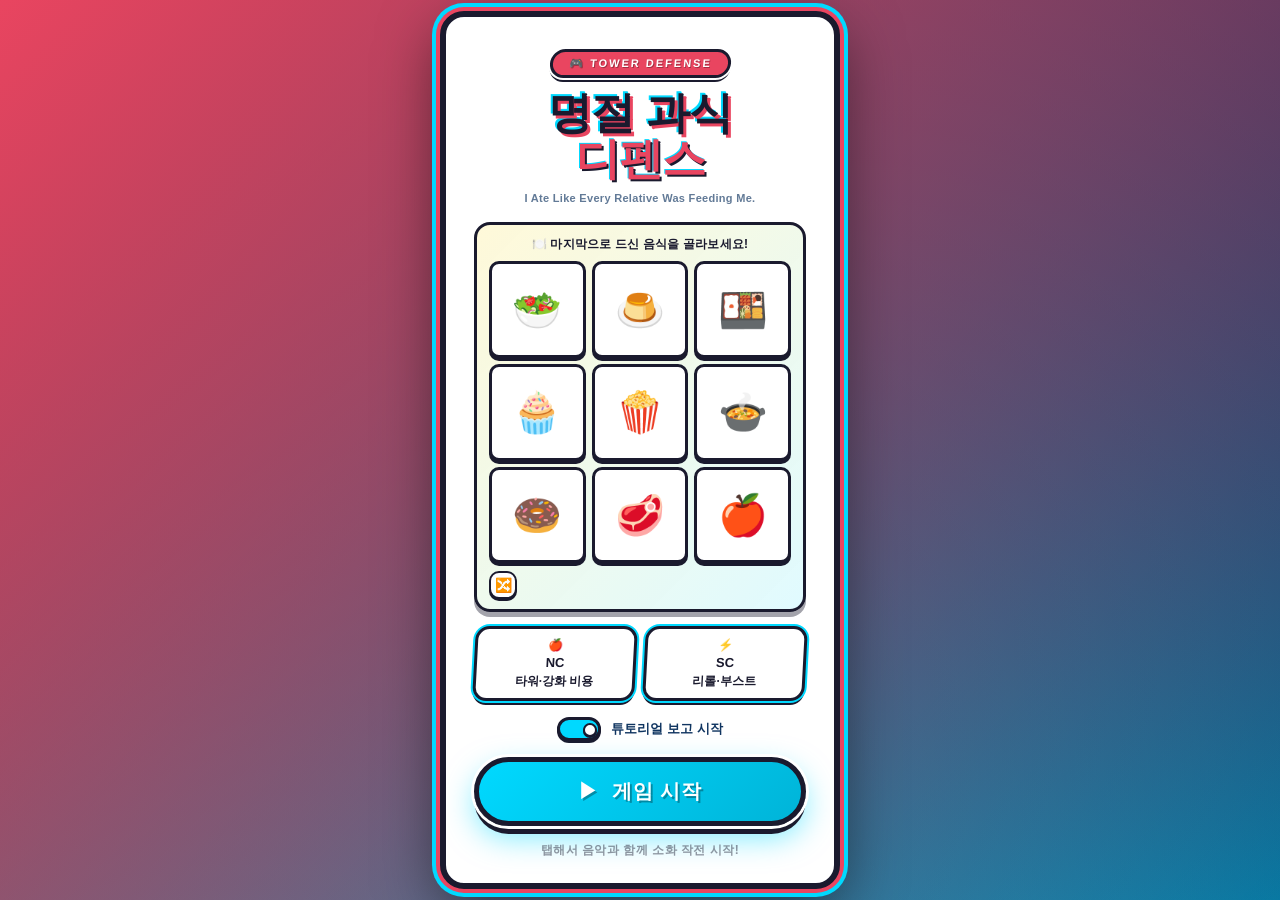
<file: src/index.html>
<!doctype html>
<html lang="ko">
<head>
  <meta charset="utf-8">
  <meta name="viewport" content="width=device-width, initial-scale=1, maximum-scale=1, user-scalable=no, viewport-fit=cover">
  <title>명절 과식 디펜스 - Pipeline Defense Farm</title>
  <link rel="icon" type="image/svg+xml" href="./favicon-alt-1.svg">
  <link rel="stylesheet" href="./styles/main.css">
</head>
<body>
  <!-- Resource Loading Overlay -->
  <div class="resource-loading-overlay" id="resourceLoadingOverlay">
    <div class="resource-loading-content">
      <div class="resource-loading-badge">SYNC</div>
      <h2 class="resource-loading-title">Game Resource Routing</h2>
      <p class="resource-loading-message" id="resourceLoadingMessage">핵심 시스템을 준비하는 중...</p>
      <div class="resource-loading-progress-wrap" role="progressbar" aria-valuemin="0" aria-valuemax="100" aria-valuenow="0">
        <div class="resource-loading-progress-bar" id="resourceLoadingProgressBar"></div>
      </div>
      <div class="resource-loading-percent" id="resourceLoadingPercent">0%</div>
    </div>
  </div>

  <!-- Start Overlay for autoplay -->
  <div class="start-overlay" id="startOverlay">
    <!-- Food emoji particle rain background -->
    <div class="food-rain-container" id="foodRainContainer" aria-hidden="true"></div>

    <div class="start-content">
      <!-- HUD corner brackets -->
      <span class="hud-corner hud-tl" aria-hidden="true"></span>
      <span class="hud-corner hud-tr" aria-hidden="true"></span>
      <span class="hud-corner hud-bl" aria-hidden="true"></span>
      <span class="hud-corner hud-br" aria-hidden="true"></span>

      <!-- Title section -->
      <div class="start-title-section">
        <div class="start-game-badge">🎮 TOWER DEFENSE</div>
        <h1 class="start-main-title">명절 과식<br><span class="title-accent">디펜스</span></h1>
        <p class="start-tagline">I Ate Like Every Relative Was Feeding Me.</p>
      </div>

      <!-- Mini-games wrapper (랜덤으로 하나 표시) -->
      <div id="startMinigamesWrap">

        <!-- Game 1: 음식 선택 -->
        <div class="start-minigame" id="minigame1" aria-label="음식 선택 미니게임">
          <p class="minigame-prompt">🍽️ 마지막으로 드신 음식을 골라보세요!</p>
          <div class="minigame-grid" id="minigameGrid" role="group" aria-label="음식 선택 그리드">
            <!-- JS로 채워짐 -->
          </div>
          <div class="minigame-footer">
            <p class="minigame-result hidden" id="minigameResult" aria-live="polite"></p>
            <button class="minigame-shuffle-btn" id="minigameShuffleBtn" type="button" title="다시 섞기">🔀</button>
          </div>
        </div>

        <!-- Game 2: 음식 방어 -->
        <div class="start-minigame start-minigame-defense hidden" id="minigame2" aria-label="음식 방어 미니게임">
          <div class="defense-header">
            <p class="minigame-prompt">😱 얼굴에 쏟아지는 음식을 막아주세요!</p>
            <button class="minigame-shuffle-btn" id="defenseRestartBtn" type="button" title="다시 시작">🔄</button>
          </div>
          <div class="defense-arena" id="defenseArena" aria-label="방어 게임 영역">
            <div class="defense-face" id="defenseFace" aria-live="polite">😐</div>
          </div>
          <div class="defense-footer">
            <span class="defense-stat wave-badge">WAVE <strong id="defenseWave">1</strong></span>
            <span class="defense-stat">먹어버린: <strong id="defenseAbsorbed">0</strong></span>
            <span class="defense-stat">막은: <strong id="defenseBlocked">0</strong></span>
          </div>
        </div>

      </div>

      <!-- Currency chips -->
      <div class="start-currency-row" aria-label="재화 안내">
        <div class="currency-chip">🍎 <strong>NC</strong> 타워·강화 비용</div>
        <div class="currency-chip">⚡ <strong>SC</strong> 리롤·부스트</div>
      </div>

      <!-- Tutorial toggle -->
      <label class="tutorial-toggle-label" for="tutorialToggle">
        <div class="tutorial-toggle-switch">
          <input type="checkbox" id="tutorialToggle" checked>
          <span class="tutorial-toggle-track">
            <span class="tutorial-toggle-thumb"></span>
          </span>
        </div>
        <span>튜토리얼 보고 시작</span>
      </label>

      <button class="start-btn" id="startBtn">▶&nbsp; 게임 시작</button>
      <div class="start-hint">탭해서 음악과 함께 소화 작전 시작!</div>
    </div>
  </div>

  <!-- Tutorial Overlay (3-page) -->
  <div class="tutorial-overlay hidden" id="tutorialOverlay">
    <div class="tutorial-modal">

      <!-- Step progress bar -->
      <div class="tutorial-steps" aria-label="튜토리얼 진행 단계">
        <span class="tutorial-step active" aria-hidden="true"></span>
        <span class="tutorial-step" aria-hidden="true"></span>
        <span class="tutorial-step" aria-hidden="true"></span>
      </div>

      <!-- Page 1: 타워 설치 -->
      <div class="tutorial-page active" id="tutPage0">
        <div class="tutorial-page-header">
          <span class="tutorial-page-num">1 / 3</span>
          <h2 class="tutorial-page-title">🧪 타워 설치하기</h2>
        </div>
        <div class="tutorial-gif-frame">
          <img src="./assets/t_01.gif" alt="타워 설치 튜토리얼" class="tutorial-gif">
          <div class="tutorial-desc">
            <p class="tutorial-desc-main">빈 슬롯을 탭하면 타워 설치 메뉴가 열립니다.</p>
            <ul class="tutorial-tips">
              <li>💉 <strong>위산 레일</strong> — 빠른 연사 · 산성 데미지</li>
              <li>🔋 <strong>효소 축전</strong> — 범위 폭발 · 지속 데미지</li>
              <li>🎯 <strong>관통 볼트</strong> — 직선 관통 · 다중 타격</li>
            </ul>
          </div>
        </div>
      </div>

      <!-- Page 2: 스킬 트리 -->
      <div class="tutorial-page" id="tutPage1">
        <div class="tutorial-page-header">
          <span class="tutorial-page-num">2 / 3</span>
          <h2 class="tutorial-page-title">📈 타워 성장 &amp; 스킬 트리</h2>
        </div>
        <div class="tutorial-gif-frame">
          <img src="./assets/t_02.gif" alt="스킬 트리 튜토리얼" class="tutorial-gif">
          <div class="tutorial-desc">
            <p class="tutorial-desc-main">설치된 타워를 탭하면 상세 패널이 열립니다.</p>
            <ul class="tutorial-tips">
              <li>⏱️ 시간이 지나면 자동으로 <strong>경험치</strong>가 쌓입니다</li>
              <li>🔼 레벨업 후 <strong>스킬 포인트</strong>로 업그레이드 노드를 선택하세요</li>
              <li>🚀 포인트를 먼저 쓸수록 타워가 빠르게 강해집니다</li>
            </ul>
          </div>
        </div>
      </div>

      <!-- Page 3: 타워 승급 -->
      <div class="tutorial-page" id="tutPage2">
        <div class="tutorial-page-header">
          <span class="tutorial-page-num">3 / 3</span>
          <h2 class="tutorial-page-title">⭐ 타워 승급</h2>
        </div>
        <div class="tutorial-gif-frame">
          <img src="./assets/t_03.gif" alt="타워 승급 튜토리얼" class="tutorial-gif">
          <div class="tutorial-desc">
            <p class="tutorial-desc-main">스킬 포인트를 모두 쓰면 승급 버튼이 활성화됩니다.</p>
            <ul class="tutorial-tips">
              <li>✨ 승급 패널에서 강력한 <strong>각인 효과</strong>를 선택하세요</li>
              <li>🔒 각인은 타워에 <strong>영구 적용</strong>됩니다</li>
              <li>⚡ SC로 선택지를 추가하거나 다시 뽑을 수 있습니다</li>
            </ul>
          </div>
        </div>
      </div>

      <!-- Navigation -->
      <div class="tutorial-nav">
        <button class="tut-btn tut-skip" id="tutSkipBtn">건너뛰기</button>
        <div class="tutorial-nav-right">
          <button class="tut-btn tut-prev hidden" id="tutPrevBtn">◀ 이전</button>
          <button class="tut-btn tut-next" id="tutNextBtn">다음 ▶</button>
          <button class="tut-btn tut-start hidden" id="tutStartBtn">🎮 게임 시작!</button>
        </div>
      </div>

    </div>
  </div>

  <!-- 스케일 컨테이너 -->
  <div id="scale-container">
    <div id="game-screen">

      <!-- 상단 상태바 -->
      <header id="status-bar">
        <div class="resources">
          <span class="resource nc-resource">🍎 <span id="ncAmount">1250</span></span>
          <div class="resource sc-resource">
            <div class="sc-bar-progress" id="scBarProgress" style="width: 0%"></div>
            <span class="sc-content">⚡ <span id="scText">40/80</span></span>
          </div>
          <!-- 1시간 SC 수령 버튼 -->
          <button class="claim-btn" id="hourlyClaimBtn" title="1시간 SC 보상 수령" style="display: none;">
            <span class="claim-icon">🎁</span>
            <span class="claim-text">수령</span>
          </button>
          <!-- 6시간 보상 버튼 -->
          <button class="claim-btn six-hour-reward" id="sixHourClaimBtn" title="6시간 보상 수령" style="display: none;">
            <span class="claim-icon">💰</span>
            <span class="claim-text" id="sixHourClaimText">아침 보상</span>
          </button>
        </div>
        <div class="controls-group">
          <div class="music-controls">
            <button class="music-btn" id="musicToggle" title="Play/Pause Music">🔊</button>
          </div>
        </div>
      </header>

      <!-- 게임 영역 -->
      <main id="game-area">
        <div class="canvas-container">
          <canvas id="pathCanvas"></canvas>
          <canvas id="emojiCanvas"></canvas>
          <!-- Towers will be rendered via WebGL2 on the canvas -->
        </div>
      </main>

      <!-- 하단 슬라이드업 메뉴 -->
      <aside id="bottom-sheet">
        <div class="sheet-handle" id="sheetHandle"></div>

        <!-- 타워 상세 정보 (설치된 타워) -->
        <div class="sheet-content hidden" id="tower-detail">
          <!-- 타워 정보 블록 (헤더 + 스탯 통합) -->
          <div class="tower-info-block">
            <div class="tower-header">
              <div class="tower-icon-large">🧪</div>
              <div class="tower-title">
                <h2>효소 분사기</h2>
                <p class="tower-subtitle">Lv 3 • 탄수화물 분해 특화</p>
              </div>
            </div>

            <!-- 성장 정보 (XP, 성급) -->
            <div class="tower-growth-info">
              <div class="growth-row">
                <span class="growth-label">성급</span>
                <span class="growth-value" id="towerStarDisplay">⭐ 1성</span>
              </div>
              <div class="growth-row">
                <span class="growth-label">경험치</span>
                <div class="xp-bar-container">
                  <div class="xp-bar-fill" id="towerXPBar" style="width: 0%"></div>
                  <span class="xp-text" id="towerXPText">0 / 40</span>
                </div>
              </div>
            </div>

            <div class="tower-stats">
              <div class="stat-item">
                <span class="stat-icon">⚔️</span>
                <span class="stat-label">공격력</span>
                <span class="stat-value" data-stat="attack">45</span>
              </div>
              <div class="stat-item">
                <span class="stat-icon">⏱️</span>
                <span class="stat-label" id="towerSpeedLabel">공격속도</span>
                <span class="stat-value" data-stat="speed">1.25초</span>
              </div>
              <div class="stat-item">
                <span class="stat-icon">📍</span>
                <span class="stat-label">사거리</span>
                <span class="stat-value" data-stat="range">180</span>
              </div>
              <div class="stat-item">
                <span class="stat-icon">🎲</span>
                <span class="stat-label">치명타율</span>
                <span class="stat-value" data-stat="critChance">0%</span>
              </div>
              <div class="stat-item">
                <span class="stat-icon">💥</span>
                <span class="stat-label">치명배율</span>
                <span class="stat-value" data-stat="critMult">×2.0</span>
              </div>
            </div>

            <!-- 음식 태그 추가 피해 -->
            <div class="tower-tag-bonuses" id="towerTagBonuses"></div>

            <!-- 각인 (승급으로 획득한 영구 능력) -->
            <div class="tower-imprints hidden" id="towerImprintBlock">
              <div class="tower-imprints-header">
                <h4>✨ 영구 각인</h4>
                <span class="imprint-count" id="imprintCount">0개</span>
              </div>
              <div class="imprint-list" id="towerImprintList">
                <!-- 각인 카드가 여기에 동적으로 추가됨 -->
              </div>
            </div>
          </div>

          <!-- 업그레이드 트리 블록 -->
          <div class="upgrade-block">
            <div class="upgrade-header">
              <h3>💥 업그레이드 트리</h3>
            </div>
            <div class="upgrade-content">
              <!-- 업그레이드 트리가 여기에 동적으로 추가됨 -->
            </div>
          </div>

          <div class="action-buttons">
            <button class="action-btn danger" id="sellBtn">🗑️ 판매</button>
            <button class="action-btn primary" id="closeBtn">✕ 닫기</button>
          </div>
        </div>

        <!-- 타워 설치 메뉴 (빈 슬롯) -->
        <div class="sheet-content hidden" id="tower-build">
          <div class="detail-header">
            <h2 style="color: #1a1a2e; font-size: 24px; text-shadow: 2px 2px 0 #e94560; font-weight: 900; width: 100%; text-align: center;">🏗️ 타워 설치</h2>
          </div>

          <div class="action-section">
            <div class="tower-grid">
              <div class="tower-card" data-tower-type="acidRail">
                <div class="tower-icon-medium">💉</div>
                <div class="tower-card-name">위산 레일</div>
                <div class="tower-card-desc">보스·엘리트 암살 특화</div>
                <div class="tower-card-divider"></div>
                <div class="tower-card-stats">
                  <div class="tower-card-stat">
                    <span class="tower-card-stat-label">⚔️ 공격</span>
                    <span class="tower-card-stat-value">30</span>
                  </div>
                  <div class="tower-card-stat">
                    <span class="tower-card-stat-label">⚡ 연사</span>
                    <span class="tower-card-stat-value">0.8/s</span>
                  </div>
                  <div class="tower-card-stat">
                    <span class="tower-card-stat-label">📏 사거리</span>
                    <span class="tower-card-stat-value">180</span>
                  </div>
                </div>
                <div class="tower-card-cost">🍎 150</div>
              </div>
              <div class="tower-card" data-tower-type="enzymeCharge">
                <div class="tower-icon-medium">🔋</div>
                <div class="tower-card-name">효소 축전</div>
                <div class="tower-card-desc">타이밍 기반 고점 딜러</div>
                <div class="tower-card-divider"></div>
                <div class="tower-card-stats">
                  <div class="tower-card-stat">
                    <span class="tower-card-stat-label">⚔️ 공격</span>
                    <span class="tower-card-stat-value">50</span>
                  </div>
                  <div class="tower-card-stat">
                    <span class="tower-card-stat-label">⚡ 연사</span>
                    <span class="tower-card-stat-value">0.5/s</span>
                  </div>
                  <div class="tower-card-stat">
                    <span class="tower-card-stat-label">📏 사거리</span>
                    <span class="tower-card-stat-value">160</span>
                  </div>
                </div>
                <div class="tower-card-cost">🍎 180</div>
              </div>
              <div class="tower-card" data-tower-type="pierceBolt">
                <div class="tower-icon-medium">🎯</div>
                <div class="tower-card-name">관통 볼트</div>
                <div class="tower-card-desc">라인형 중장갑 관통</div>
                <div class="tower-card-divider"></div>
                <div class="tower-card-stats">
                  <div class="tower-card-stat">
                    <span class="tower-card-stat-label">⚔️ 공격</span>
                    <span class="tower-card-stat-value">25</span>
                  </div>
                  <div class="tower-card-stat">
                    <span class="tower-card-stat-label">⚡ 연사</span>
                    <span class="tower-card-stat-value">1.0/s</span>
                  </div>
                  <div class="tower-card-stat">
                    <span class="tower-card-stat-label">📏 사거리</span>
                    <span class="tower-card-stat-value">200</span>
                  </div>
                </div>
                <div class="tower-card-cost">🍎 160</div>
              </div>
              <div class="tower-card locked">
                <div class="tower-icon-medium">🦠</div>
                <div class="tower-card-name">유산균</div>
                <div class="tower-card-desc">장내 미생물 지원</div>
                <div class="tower-card-divider"></div>
                <div class="tower-card-stats">
                  <div class="tower-card-stat">
                    <span class="tower-card-stat-label">⚔️ 공격</span>
                    <span class="tower-card-stat-value">???</span>
                  </div>
                  <div class="tower-card-stat">
                    <span class="tower-card-stat-label">⚡ 연사</span>
                    <span class="tower-card-stat-value">???</span>
                  </div>
                  <div class="tower-card-stat">
                    <span class="tower-card-stat-label">📏 사거리</span>
                    <span class="tower-card-stat-value">???</span>
                  </div>
                </div>
                <div class="tower-card-cost">🦠 25</div>
                <div class="lock-badge">🔒</div>
              </div>
              <div class="tower-card locked">
                <div class="tower-icon-medium">🌀</div>
                <div class="tower-card-name">연동</div>
                <div class="tower-card-desc">경로 연계 공격</div>
                <div class="tower-card-divider"></div>
                <div class="tower-card-stats">
                  <div class="tower-card-stat">
                    <span class="tower-card-stat-label">⚔️ 공격</span>
                    <span class="tower-card-stat-value">???</span>
                  </div>
                  <div class="tower-card-stat">
                    <span class="tower-card-stat-label">⚡ 연사</span>
                    <span class="tower-card-stat-value">???</span>
                  </div>
                  <div class="tower-card-stat">
                    <span class="tower-card-stat-label">📏 사거리</span>
                    <span class="tower-card-stat-value">???</span>
                  </div>
                </div>
                <div class="tower-card-cost">⚡ 30</div>
                <div class="lock-badge">🔒</div>
              </div>
              <div class="tower-card locked">
                <div class="tower-icon-medium">✨</div>
                <div class="tower-card-name">흡수</div>
                <div class="tower-card-desc">자원 흡수 특화</div>
                <div class="tower-card-divider"></div>
                <div class="tower-card-stats">
                  <div class="tower-card-stat">
                    <span class="tower-card-stat-label">⚔️ 공격</span>
                    <span class="tower-card-stat-value">???</span>
                  </div>
                  <div class="tower-card-stat">
                    <span class="tower-card-stat-label">⚡ 연사</span>
                    <span class="tower-card-stat-value">???</span>
                  </div>
                  <div class="tower-card-stat">
                    <span class="tower-card-stat-label">📏 사거리</span>
                    <span class="tower-card-stat-value">???</span>
                  </div>
                </div>
                <div class="tower-card-cost">🍎 120</div>
                <div class="lock-badge">🔒</div>
              </div>
            </div>
          </div>

          <div class="action-buttons">
            <button class="action-btn primary" id="closeBuildBtn">✕ 닫기</button>
          </div>
        </div>

        <!-- 슬롯 언락 패널 -->
        <div class="sheet-content hidden" id="tower-unlock">
          <div class="detail-header">
            <h2 style="color: #1a1a2e; font-size: 24px; text-shadow: 2px 2px 0 #e94560; font-weight: 900; width: 100%; text-align: center;">🔒 슬롯 언락</h2>
          </div>
          <div class="action-section" style="text-align: center; padding: 24px 16px 8px;">
            <p style="color: #666; font-size: 14px; margin-bottom: 16px;">NC를 소비해 이 슬롯을 열고 타워를 설치할 수 있습니다.</p>
            <div id="unlockCostAmount" style="font-size: 32px; font-weight: 900; color: #1a1a2e; letter-spacing: -1px;">🍎 ---</div>
          </div>
          <div class="action-buttons">
            <button class="action-btn primary" id="confirmUnlockBtn">🔓 언락</button>
            <button class="action-btn" id="closeUnlockBtn">✕ 닫기</button>
          </div>
        </div>

        <!-- 타워 승급 전용 UI -->
        <div class="sheet-content hidden" id="tower-star-upgrade">
          <!-- 승급 헤더 -->
          <div class="upgrade-header-section">
            <h2 class="upgrade-title">⭐ 타워 승급</h2>
            <div class="upgrade-subtitle">
              <span id="upgradeFromStar">1성</span> → <span id="upgradeToStar">2성</span>
            </div>
          </div>

          <!-- 스탯 비교 섹션 -->
          <div class="stat-comparison-section">
            <h3 class="section-title">📊 보너스 스탯 변화</h3>
            <div class="stat-comparison-grid" id="statComparisonGrid">
              <!-- 동적으로 생성됨 -->
            </div>

            <!-- 각인 카드 컨테이너 -->
            <div class="imprint-cards-container" id="imprintCardsContainer">
              <!-- 동적으로 생성됨 -->
            </div>

            <!-- 버튼 그룹 -->
            <div class="upgrade-actions">
              <button class="action-btn reroll-btn" id="rerollStatsBtn"><span id="rerollCostDisplay">⚡ 3</span> 다시 뽑기</button>
              <button class="action-btn expand-btn" id="expandChoiceBtn"><span id="expandCostDisplay">⚡ 10</span> 선택지 추가</button>
            </div>
          </div>

          <!-- 승급 완료 버튼 -->
          <div class="upgrade-confirm-section">
            <button class="upgrade-confirm-btn disabled" id="upgradeConfirmBtn">
              <span class="confirm-icon">⚠️</span>
              <span class="confirm-text">각인을 선택해주세요</span>
            </button>
          </div>
        </div>
      </aside>

    </div>
  </div>

  <!-- 개발자 메뉴 -->
  <div id="dev-menu" class="dev-menu" style="display: none;">
    <button id="dev-menu-toggle" class="dev-menu-toggle">⚙️</button>
    <div id="dev-menu-panel" class="dev-menu-panel" style="display: none;">
      <div class="dev-menu-header">개발자 도구</div>
      <button class="dev-menu-item" id="dev-path-editor">
        <span class="dev-menu-icon">📍</span>
        <span class="dev-menu-text">Path Editor</span>
        <span class="dev-menu-shortcut">Ctrl+Shift+E</span>
      </button>
      <button class="dev-menu-item" id="dev-tower-editor">
        <span class="dev-menu-icon">🗼</span>
        <span class="dev-menu-text">Tower Slot Editor</span>
      </button>
    </div>
  </div>

  <script type="module" src="./js/main.js"></script>
  <!-- 공용 툴팁 (TooltipManager 에서 제어, position:fixed) -->
  <div id="ui-tooltip"></div>

</body>
</html>
</file>
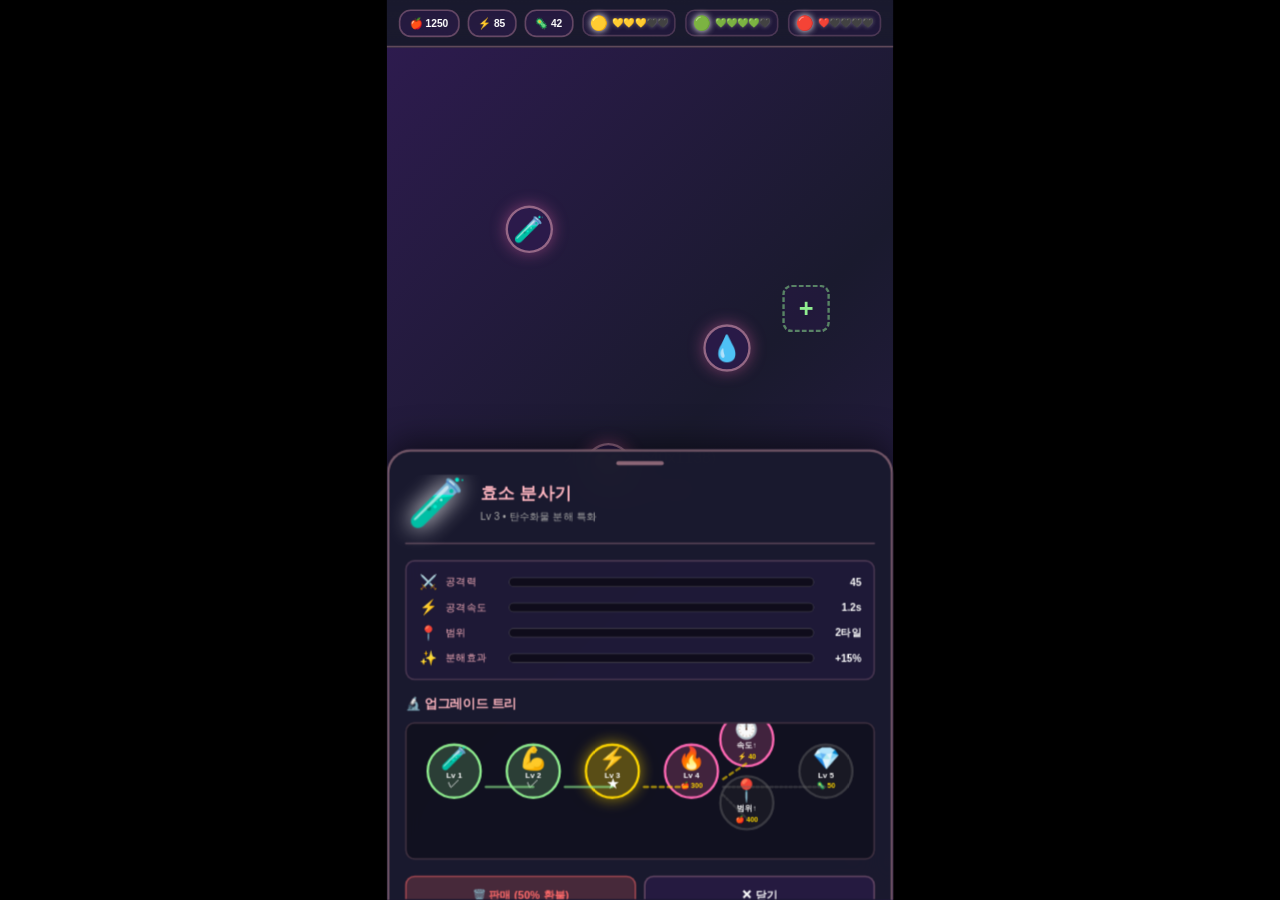
<file: sandbox/hud-concept/single-page.html>
<!DOCTYPE html>
<html lang="ko">
<head>
    <meta charset="UTF-8">
    <meta name="viewport" content="width=device-width, initial-scale=1.0, user-scalable=no">
    <title>Pipeline Defense - HUD Concept</title>
    <style>
        * {
            margin: 0;
            padding: 0;
            box-sizing: border-box;
        }

        body {
            font-family: Arial, sans-serif;
            background: #000;
            color: #fff;
            display: flex;
            justify-content: center;
            align-items: center;
            min-height: 100vh;
            overflow: hidden;
        }

        /* 스케일 컨테이너 */
        #scale-container {
            width: 100vw;
            height: 100vh;
            display: flex;
            justify-content: center;
            align-items: center;
        }

        /* 메인 게임 화면: 640x1138 고정 */
        #game-screen {
            position: relative;
            width: 640px;
            height: 1138px;
            background: #1a1a2e;
            overflow: hidden;
            transform-origin: center center;
        }

        /* ===== 상단 상태바 ===== */
        #status-bar {
            position: absolute;
            top: 0;
            left: 0;
            width: 100%;
            height: 60px;
            background: linear-gradient(180deg, rgba(26, 26, 46, 0.95), rgba(26, 26, 46, 0.85));
            backdrop-filter: blur(10px);
            border-bottom: 2px solid rgba(255, 182, 193, 0.3);
            display: flex;
            align-items: center;
            justify-content: space-between;
            padding: 0 15px;
            z-index: 100;
        }

        .resources {
            display: flex;
            gap: 10px;
        }

        .resource {
            background: rgba(45, 27, 78, 0.6);
            border: 2px solid rgba(255, 182, 193, 0.3);
            border-radius: 15px;
            padding: 8px 12px;
            font-size: 13px;
            font-weight: bold;
        }

        /* 소화기관 건강 상태 */
        .organ-health {
            display: flex;
            gap: 12px;
        }

        .organ-status {
            display: flex;
            align-items: center;
            gap: 6px;
            background: rgba(45, 27, 78, 0.4);
            border: 2px solid rgba(255, 182, 193, 0.2);
            border-radius: 12px;
            padding: 4px 8px;
        }

        .organ-icon {
            font-size: 18px;
            filter: drop-shadow(0 0 5px currentColor);
        }

        .health-emoji {
            font-size: 12px;
            line-height: 1;
            letter-spacing: -1px;
            filter: drop-shadow(0 0 3px rgba(255, 255, 255, 0.3));
        }

        /* ===== 메인 게임 화면 ===== */
        #game-area {
            position: absolute;
            top: 60px;
            left: 0;
            width: 640px;
            height: 1078px;
            background: linear-gradient(135deg, #2d1b4e 0%, #1a1a2e 50%, #2d1b4e 100%);
        }

        .game-placeholder {
            width: 100%;
            height: 100%;
            display: flex;
            flex-direction: column;
            align-items: center;
            justify-content: center;
            font-size: 20px;
            color: #666;
        }

        .tap-hint {
            margin-top: 20px;
            font-size: 16px;
            color: #ff69b4;
            animation: bounce 2s infinite;
        }

        @keyframes bounce {
            0%, 100% { transform: translateY(0); }
            50% { transform: translateY(-10px); }
        }

        /* ===== 게임 내 타워 (클릭 가능) ===== */
        .tower-on-map {
            position: absolute;
            width: 60px;
            height: 60px;
            cursor: pointer;
            z-index: 10;
        }

        /* 타워 본체 */
        .tower-emoji {
            position: absolute;
            top: 0;
            left: 0;
            width: 60px;
            height: 60px;
            background: rgba(45, 27, 78, 0.8);
            border: 3px solid rgba(255, 182, 193, 0.5);
            border-radius: 50%;
            display: flex;
            align-items: center;
            justify-content: center;
            font-size: 32px;
            transition: all 0.2s;
            box-shadow: 0 0 20px rgba(255, 105, 180, 0.4);
            z-index: 2;
        }

        .tower-on-map:hover .tower-emoji {
            transform: scale(1.1);
            border-color: #ff69b4;
            box-shadow: 0 0 30px rgba(255, 105, 180, 0.8);
        }

        .tower-on-map:active .tower-emoji {
            transform: scale(0.95);
        }

        /* 공격 범위 인디케이터 */
        .range-indicator {
            position: absolute;
            top: 50%;
            left: 50%;
            width: 180px;
            height: 180px;
            transform: translate(-50%, -50%);
            border: 2px dashed rgba(255, 182, 193, 0.4);
            border-radius: 50%;
            background: radial-gradient(circle, rgba(255, 105, 180, 0.1) 0%, transparent 70%);
            opacity: 0;
            transition: opacity 0.3s ease;
            pointer-events: none;
            z-index: 1;
            animation: range-pulse 2s infinite ease-in-out;
        }

        .tower-on-map:hover .range-indicator {
            opacity: 1;
        }

        @keyframes range-pulse {
            0%, 100% {
                transform: translate(-50%, -50%) scale(1);
                opacity: 0.6;
            }
            50% {
                transform: translate(-50%, -50%) scale(1.05);
                opacity: 0.8;
            }
        }

        .tower-on-map:hover .range-indicator {
            animation: none;
            opacity: 1;
        }

        /* 빈 타일 (설치 가능) */
        .empty-tile {
            position: absolute;
            width: 60px;
            height: 60px;
            background: rgba(45, 27, 78, 0.4);
            border: 3px dashed rgba(144, 238, 144, 0.5);
            border-radius: 12px;
            display: flex;
            align-items: center;
            justify-content: center;
            cursor: pointer;
            transition: all 0.2s;
            z-index: 10;
        }

        .empty-tile:hover {
            background: rgba(144, 238, 144, 0.2);
            border-color: #90ee90;
        }

        .plus-icon {
            font-size: 32px;
            color: #90ee90;
            font-weight: bold;
        }

        /* ===== 하단 슬라이드업 메뉴 (Bottom Sheet) ===== */
        #bottom-sheet {
            position: absolute;
            bottom: 0;
            left: 0;
            width: 640px;
            height: 570px;
            background: rgba(26, 26, 46, 0.98);
            backdrop-filter: blur(20px);
            border-top-left-radius: 30px;
            border-top-right-radius: 30px;
            border: 3px solid rgba(255, 182, 193, 0.4);
            border-bottom: none;
            z-index: 90;
            transform: translateY(0);
            transition: transform 0.3s ease;
            box-shadow: 0 -10px 40px rgba(0, 0, 0, 0.5);
        }

        /* 드래그 핸들 */
        .sheet-handle {
            width: 60px;
            height: 5px;
            background: rgba(255, 182, 193, 0.5);
            border-radius: 3px;
            margin: 12px auto;
        }

        /* 시트 컨텐츠 */
        .sheet-content {
            padding: 0 20px 20px 20px;
            height: calc(100% - 30px);
            overflow-y: auto;
        }

        .sheet-content.hidden {
            display: none;
        }

        /* ===== 타워 상세 정보 ===== */
        .detail-header {
            display: flex;
            align-items: center;
            gap: 15px;
            margin-bottom: 20px;
            padding-bottom: 15px;
            border-bottom: 2px solid rgba(255, 182, 193, 0.3);
        }

        .tower-icon-large {
            font-size: 60px;
            min-width: 80px;
            text-align: center;
            filter: drop-shadow(0 0 15px currentColor);
        }

        .tower-title h2 {
            font-size: 22px;
            color: #ffb6c1;
            margin-bottom: 5px;
        }

        .tower-subtitle {
            font-size: 13px;
            color: #aaa;
        }

        /* 스탯 리스트 */
        .stats-list {
            display: flex;
            flex-direction: column;
            gap: 10px;
            margin-bottom: 20px;
            background: rgba(45, 27, 78, 0.3);
            border: 2px solid rgba(255, 182, 193, 0.2);
            border-radius: 12px;
            padding: 15px;
        }

        .stat-row {
            display: flex;
            align-items: center;
            gap: 10px;
        }

        .stat-icon {
            font-size: 18px;
            width: 24px;
            text-align: center;
        }

        .stat-name {
            font-size: 13px;
            color: #ffb6c1;
            min-width: 70px;
        }

        .stat-bar {
            flex: 1;
            height: 12px;
            background: rgba(0, 0, 0, 0.5);
            border-radius: 6px;
            overflow: hidden;
            border: 1px solid rgba(255, 255, 255, 0.2);
        }

        .stat-fill {
            height: 100%;
            background: linear-gradient(90deg, #ff69b4, #ff8e53);
            border-radius: 6px;
            transition: width 0.3s ease;
        }

        .stat-bar.special .stat-fill {
            background: linear-gradient(90deg, #ffd700, #ffa500);
        }

        .stat-number {
            font-size: 13px;
            font-weight: bold;
            color: #fff;
            min-width: 50px;
            text-align: right;
        }

        /* 업그레이드 스킬 트리 */
        .action-section {
            margin-bottom: 20px;
        }

        .action-section h3 {
            font-size: 16px;
            color: #ffb6c1;
            margin-bottom: 12px;
        }

        .skill-tree-scroll {
            overflow-x: auto;
            overflow-y: hidden;
            background: rgba(0, 0, 0, 0.3);
            border: 2px solid rgba(255, 182, 193, 0.2);
            border-radius: 12px;
            padding: 10px;
        }

        .skill-tree-scroll::-webkit-scrollbar {
            height: 6px;
        }

        .skill-tree-scroll::-webkit-scrollbar-track {
            background: rgba(45, 27, 78, 0.3);
            border-radius: 3px;
        }

        .skill-tree-scroll::-webkit-scrollbar-thumb {
            background: rgba(255, 182, 193, 0.4);
            border-radius: 3px;
        }

        .skill-tree {
            position: relative;
            width: 600px;
            height: 150px;
            min-width: 600px;
        }

        /* 연결선 */
        .skill-connections {
            position: absolute;
            top: 0;
            left: 0;
            pointer-events: none;
        }

        .connection {
            stroke-width: 3;
            stroke-linecap: round;
        }

        .connection.unlocked {
            stroke: rgba(144, 238, 144, 0.6);
        }

        .connection.available {
            stroke: rgba(255, 215, 0, 0.6);
            stroke-dasharray: 5, 5;
        }

        .connection.locked {
            stroke: rgba(100, 100, 100, 0.4);
            stroke-dasharray: 3, 3;
        }

        /* 스킬 노드 */
        .skill-node {
            position: absolute;
            width: 70px;
            height: 70px;
            transform: translate(-50%, -50%);
            cursor: pointer;
            transition: all 0.2s;
        }

        .skill-node::before {
            content: '';
            position: absolute;
            top: 50%;
            left: 50%;
            transform: translate(-50%, -50%);
            width: 64px;
            height: 64px;
            border-radius: 50%;
            border: 3px solid;
            background: rgba(45, 27, 78, 0.8);
            transition: all 0.2s;
        }

        /* 잠금 해제됨 */
        .skill-node.unlocked::before {
            border-color: #90ee90;
            background: rgba(144, 238, 144, 0.2);
        }

        /* 현재 레벨 */
        .skill-node.current::before {
            border-color: #ffd700;
            background: rgba(255, 215, 0, 0.3);
            box-shadow: 0 0 20px rgba(255, 215, 0, 0.6);
            animation: currentGlow 2s infinite;
        }

        @keyframes currentGlow {
            0%, 100% { box-shadow: 0 0 15px rgba(255, 215, 0, 0.4); }
            50% { box-shadow: 0 0 25px rgba(255, 215, 0, 0.8); }
        }

        /* 연구 가능 */
        .skill-node.available::before {
            border-color: #ff69b4;
            background: rgba(255, 105, 180, 0.2);
        }

        .skill-node.available:hover::before {
            transform: translate(-50%, -50%) scale(1.1);
            box-shadow: 0 0 20px rgba(255, 105, 180, 0.6);
        }

        /* 잠김 */
        .skill-node.locked::before {
            border-color: #666;
            background: rgba(50, 50, 50, 0.5);
            opacity: 0.5;
        }

        .node-icon {
            position: relative;
            font-size: 28px;
            text-align: center;
            line-height: 40px;
            z-index: 1;
        }

        .node-name {
            position: relative;
            font-size: 10px;
            font-weight: bold;
            color: #fff;
            text-align: center;
            margin-top: -5px;
            z-index: 1;
        }

        .node-cost {
            position: relative;
            font-size: 9px;
            font-weight: bold;
            color: #ffd700;
            text-align: center;
            margin-top: 2px;
            z-index: 1;
        }

        .node-status {
            position: relative;
            font-size: 16px;
            text-align: center;
            margin-top: -5px;
            z-index: 1;
        }

        .skill-node.locked {
            cursor: not-allowed;
        }

        /* 액션 버튼 */
        .action-buttons {
            display: flex;
            gap: 10px;
        }

        .action-btn {
            flex: 1;
            height: 50px;
            border: 2px solid rgba(255, 182, 193, 0.3);
            border-radius: 12px;
            font-size: 14px;
            font-weight: bold;
            cursor: pointer;
            transition: all 0.2s;
        }

        .action-btn.sell {
            background: rgba(255, 107, 107, 0.2);
            border-color: rgba(255, 107, 107, 0.5);
            color: #ff6b6b;
        }

        .action-btn.close {
            background: rgba(45, 27, 78, 0.6);
            color: #fff;
        }

        .action-btn:hover {
            transform: translateY(-2px);
        }

        /* ===== 타워 설치 그리드 ===== */
        .tower-grid {
            display: grid;
            grid-template-columns: repeat(3, 1fr);
            gap: 12px;
            margin-bottom: 20px;
        }

        .tower-card {
            position: relative;
            background: rgba(45, 27, 78, 0.6);
            border: 2px solid rgba(255, 182, 193, 0.3);
            border-radius: 15px;
            padding: 15px;
            display: flex;
            flex-direction: column;
            align-items: center;
            gap: 8px;
            cursor: pointer;
            transition: all 0.2s;
        }

        .tower-card:hover {
            border-color: #ff69b4;
            transform: translateY(-5px);
            box-shadow: 0 8px 20px rgba(255, 105, 180, 0.4);
        }

        .tower-card.locked {
            opacity: 0.5;
            cursor: not-allowed;
        }

        .tower-card.locked:hover {
            transform: none;
        }

        .tower-icon-medium {
            font-size: 40px;
            filter: drop-shadow(0 0 10px currentColor);
        }

        .tower-card-name {
            font-size: 13px;
            font-weight: bold;
            color: #ffb6c1;
        }

        .tower-card-cost {
            font-size: 12px;
            font-weight: bold;
            color: #ffd700;
            background: rgba(0, 0, 0, 0.4);
            padding: 4px 10px;
            border-radius: 10px;
        }

        .lock-badge {
            position: absolute;
            top: 8px;
            right: 8px;
            font-size: 18px;
        }


        /* ===== 스크롤바 ===== */
        .sheet-content::-webkit-scrollbar {
            width: 6px;
        }

        .sheet-content::-webkit-scrollbar-track {
            background: rgba(45, 27, 78, 0.3);
        }

        .sheet-content::-webkit-scrollbar-thumb {
            background: rgba(255, 182, 193, 0.4);
            border-radius: 3px;
        }
    </style>
</head>
<body>
    <div id="scale-container">
        <div id="game-screen">

            <!-- 상단 상태바 -->
            <header id="status-bar">
                <div class="resources">
                    <span class="resource">🍎 1250</span>
                    <span class="resource">⚡ 85</span>
                    <span class="resource">🦠 42</span>
                </div>
                <div class="organ-health">
                    <div class="organ-status">
                        <div class="organ-icon">🟡</div>
                        <div class="health-emoji">💛💛💛🖤🖤</div>
                    </div>
                    <div class="organ-status">
                        <div class="organ-icon">🟢</div>
                        <div class="health-emoji">💚💚💚💚🖤</div>
                    </div>
                    <div class="organ-status">
                        <div class="organ-icon">🔴</div>
                        <div class="health-emoji">❤️🖤🖤🖤🖤</div>
                    </div>
                </div>
            </header>

            <!-- 메인 게임 화면 -->
            <main id="game-area">
                <div class="game-placeholder">
                    게임 화면 (640x1138)
                    <div class="tap-hint">타워를 탭하세요 👇</div>
                </div>

                <!-- 게임 내 타워 예시 -->
                <div class="tower-on-map" style="top: 200px; left: 150px;">
                    <div class="range-indicator"></div>
                    <div class="tower-emoji">🧪</div>
                </div>
                <div class="tower-on-map" style="top: 350px; left: 400px;">
                    <div class="range-indicator"></div>
                    <div class="tower-emoji">💧</div>
                </div>
                <div class="tower-on-map" style="top: 500px; left: 250px;">
                    <div class="range-indicator"></div>
                    <div class="tower-emoji">💛</div>
                </div>

                <!-- 빈 타일 -->
                <div class="empty-tile" style="top: 300px; left: 500px;">
                    <div class="plus-icon">+</div>
                </div>
            </main>

            <!-- 하단 슬라이드업 메뉴 -->
            <aside id="bottom-sheet">
                <div class="sheet-handle"></div>

                <!-- 타워 상세 정보 -->
                <div class="sheet-content" id="tower-detail">
                    <div class="detail-header">
                        <div class="tower-icon-large">🧪</div>
                        <div class="tower-title">
                            <h2>효소 분사기</h2>
                            <p class="tower-subtitle">Lv 3 • 탄수화물 분해 특화</p>
                        </div>
                    </div>

                    <div class="stats-list">
                        <div class="stat-row">
                            <span class="stat-icon">⚔️</span>
                            <span class="stat-name">공격력</span>
                            <span class="stat-bar">
                                <span class="stat-fill" style="width: 60%"></span>
                            </span>
                            <span class="stat-number">45</span>
                        </div>
                        <div class="stat-row">
                            <span class="stat-icon">⚡</span>
                            <span class="stat-name">공격속도</span>
                            <span class="stat-bar">
                                <span class="stat-fill" style="width: 80%"></span>
                            </span>
                            <span class="stat-number">1.2s</span>
                        </div>
                        <div class="stat-row">
                            <span class="stat-icon">📍</span>
                            <span class="stat-name">범위</span>
                            <span class="stat-bar">
                                <span class="stat-fill" style="width: 40%"></span>
                            </span>
                            <span class="stat-number">2타일</span>
                        </div>
                        <div class="stat-row">
                            <span class="stat-icon">✨</span>
                            <span class="stat-name">분해효과</span>
                            <span class="stat-bar special">
                                <span class="stat-fill" style="width: 75%"></span>
                            </span>
                            <span class="stat-number">+15%</span>
                        </div>
                    </div>

                    <div class="action-section">
                        <h3>🔬 업그레이드 트리</h3>
                        <div class="skill-tree-scroll">
                            <div class="skill-tree">
                                <!-- 레벨 1 -->
                                <div class="skill-node unlocked" style="left: 50px; top: 50px;">
                                    <div class="node-icon">🧪</div>
                                    <div class="node-name">Lv 1</div>
                                    <div class="node-status">✓</div>
                                </div>

                                <!-- 레벨 2 -->
                                <div class="skill-node unlocked" style="left: 150px; top: 50px;">
                                    <div class="node-icon">💪</div>
                                    <div class="node-name">Lv 2</div>
                                    <div class="node-status">✓</div>
                                </div>

                                <!-- 레벨 3 (현재) -->
                                <div class="skill-node current" style="left: 250px; top: 50px;">
                                    <div class="node-icon">⚡</div>
                                    <div class="node-name">Lv 3</div>
                                    <div class="node-status">★</div>
                                </div>

                                <!-- 레벨 4 (가능) -->
                                <div class="skill-node available" style="left: 350px; top: 50px;">
                                    <div class="node-icon">🔥</div>
                                    <div class="node-name">Lv 4</div>
                                    <div class="node-cost">🍎 300</div>
                                </div>

                                <!-- 분기: 속도 강화 -->
                                <div class="skill-node available" style="left: 420px; top: 10px;">
                                    <div class="node-icon">⏱️</div>
                                    <div class="node-name">속도↑</div>
                                    <div class="node-cost">⚡ 40</div>
                                </div>

                                <!-- 분기: 범위 강화 -->
                                <div class="skill-node locked" style="left: 420px; top: 90px;">
                                    <div class="node-icon">📍</div>
                                    <div class="node-name">범위↑</div>
                                    <div class="node-cost">🍎 400</div>
                                </div>

                                <!-- 레벨 5 (잠김) -->
                                <div class="skill-node locked" style="left: 520px; top: 50px;">
                                    <div class="node-icon">💎</div>
                                    <div class="node-name">Lv 5</div>
                                    <div class="node-cost">🦠 50</div>
                                </div>

                                <!-- 연결선들 -->
                                <svg class="skill-connections" width="600" height="150">
                                    <!-- Lv1 → Lv2 -->
                                    <line x1="90" y1="70" x2="150" y2="70" class="connection unlocked" />
                                    <!-- Lv2 → Lv3 -->
                                    <line x1="190" y1="70" x2="250" y2="70" class="connection unlocked" />
                                    <!-- Lv3 → Lv4 -->
                                    <line x1="290" y1="70" x2="350" y2="70" class="connection available" />
                                    <!-- Lv4 → 속도 -->
                                    <line x1="390" y1="60" x2="420" y2="40" class="connection available" />
                                    <!-- Lv4 → 범위 -->
                                    <line x1="390" y1="80" x2="420" y2="110" class="connection locked" />
                                    <!-- Lv4 → Lv5 -->
                                    <line x1="390" y1="70" x2="520" y2="70" class="connection locked" />
                                </svg>
                            </div>
                        </div>
                    </div>

                    <div class="action-buttons">
                        <button class="action-btn sell">🗑️ 판매 (50% 환불)</button>
                        <button class="action-btn close">✕ 닫기</button>
                    </div>
                </div>

                <!-- 타워 설치 메뉴 -->
                <div class="sheet-content hidden" id="tower-build">
                    <div class="detail-header">
                        <h2>🏗️ 타워 설치</h2>
                    </div>

                    <div class="tower-grid">
                        <div class="tower-card">
                            <div class="tower-icon-medium">🧪</div>
                            <div class="tower-card-name">효소</div>
                            <div class="tower-card-cost">🍎 100</div>
                        </div>
                        <div class="tower-card">
                            <div class="tower-icon-medium">💧</div>
                            <div class="tower-card-name">위산</div>
                            <div class="tower-card-cost">🍎 150</div>
                        </div>
                        <div class="tower-card">
                            <div class="tower-icon-medium">💛</div>
                            <div class="tower-card-name">담즙</div>
                            <div class="tower-card-cost">🍎 200</div>
                        </div>
                        <div class="tower-card locked">
                            <div class="tower-icon-medium">🦠</div>
                            <div class="tower-card-name">유산균</div>
                            <div class="tower-card-cost">🦠 25</div>
                            <div class="lock-badge">🔒</div>
                        </div>
                        <div class="tower-card">
                            <div class="tower-icon-medium">🌀</div>
                            <div class="tower-card-name">연동</div>
                            <div class="tower-card-cost">⚡ 30</div>
                        </div>
                        <div class="tower-card">
                            <div class="tower-icon-medium">✨</div>
                            <div class="tower-card-name">흡수</div>
                            <div class="tower-card-cost">🍎 120</div>
                        </div>
                    </div>

                    <div class="action-buttons">
                        <button class="action-btn close">✕ 닫기</button>
                    </div>
                </div>
            </aside>


        </div>
    </div>

    <script>
        // 화면 크기에 맞춰 스케일 조정
        function adjustScale() {
            const gameScreen = document.getElementById('game-screen');
            const container = document.getElementById('scale-container');

            const designWidth = 640;
            const designHeight = 1138;

            const scaleX = container.clientWidth / designWidth;
            const scaleY = container.clientHeight / designHeight;

            // 비율 유지하면서 화면에 맞추기 (작은 쪽 기준)
            const scale = Math.min(scaleX, scaleY);

            gameScreen.style.transform = `scale(${scale})`;
        }

        // 초기 실행
        adjustScale();

        // 창 크기 변경 시 재조정
        window.addEventListener('resize', adjustScale);
    </script>
</body>
</html>
</file>
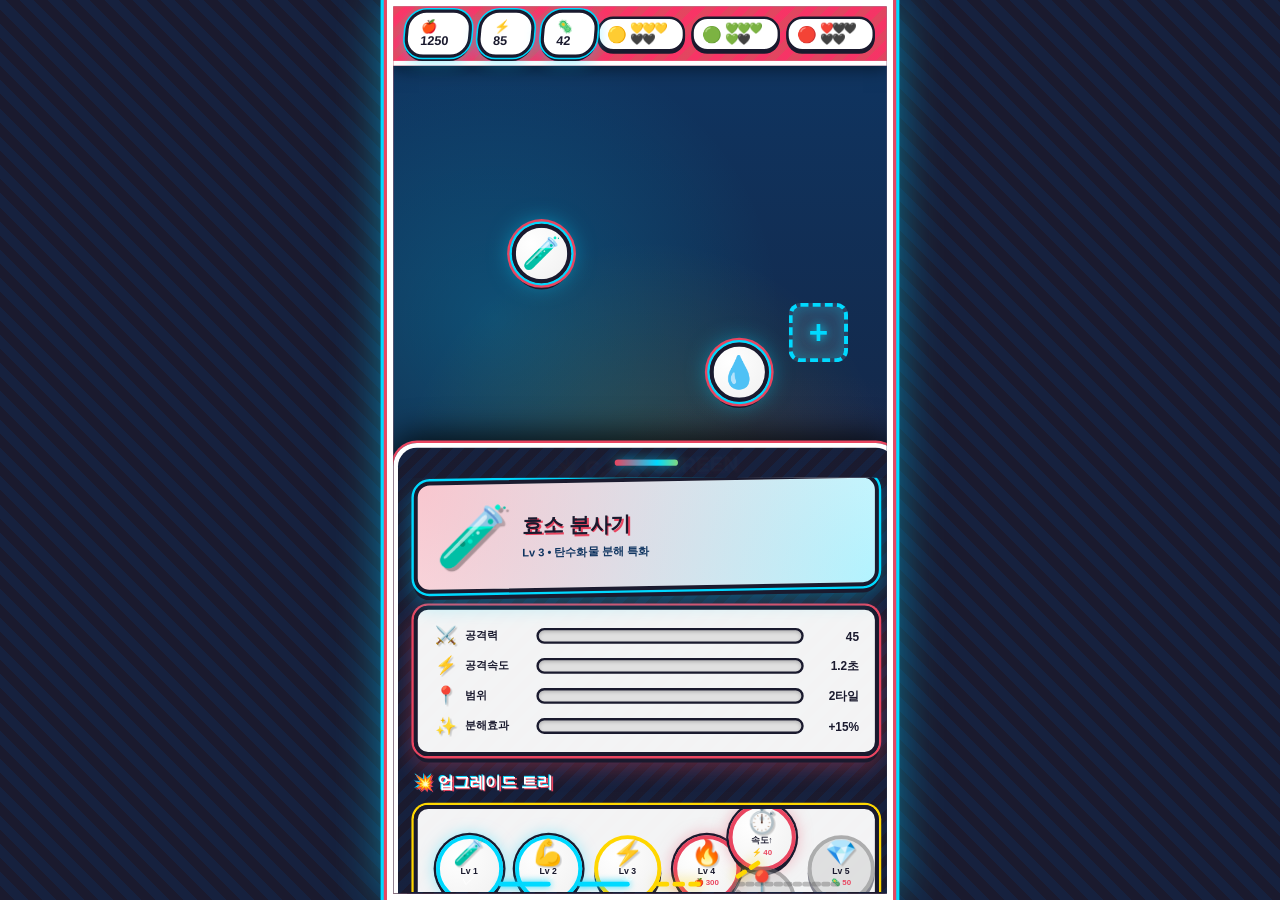
<file: sandbox/splatoon-style/single-page.html>
<!DOCTYPE html>
<html lang="ko">
<head>
    <meta charset="UTF-8">
    <meta name="viewport" content="width=device-width, initial-scale=1.0, user-scalable=no">
    <title>Digestive Defense - Splatoon Style</title>
    <style>
        * {
            margin: 0;
            padding: 0;
            box-sizing: border-box;
        }

        body {
            font-family: 'Arial Black', 'Arial Rounded MT Bold', sans-serif;
            background:
                repeating-linear-gradient(
                    45deg,
                    #1a1a2e,
                    #1a1a2e 10px,
                    #16213e 10px,
                    #16213e 20px
                );
            color: #fff;
            display: flex;
            justify-content: center;
            align-items: center;
            min-height: 100vh;
            overflow: hidden;
        }

        /* 스케일 컨테이너 */
        #scale-container {
            width: 100vw;
            height: 100vh;
            display: flex;
            justify-content: center;
            align-items: center;
        }

        /* 메인 게임 화면: 640x1138 고정 */
        #game-screen {
            position: relative;
            width: 640px;
            height: 1138px;
            background:
                linear-gradient(135deg, #e94560 0%, transparent 100%),
                linear-gradient(225deg, #0f3460 0%, transparent 100%),
                linear-gradient(315deg, #00d9ff 0%, transparent 100%),
                #1a1a2e;
            overflow: hidden;
            transform-origin: center center;
            border: 8px solid #fff;
            border-radius: 0;
            box-shadow:
                0 0 0 4px #e94560,
                0 0 0 8px #00d9ff,
                0 0 60px rgba(0, 217, 255, 0.6);
        }

        /* ===== 상단 상태바 ===== */
        #status-bar {
            position: absolute;
            top: 0;
            left: 0;
            width: 100%;
            height: 75px;
            background:
                repeating-linear-gradient(
                    -45deg,
                    rgba(233, 69, 96, 0.9),
                    rgba(233, 69, 96, 0.9) 10px,
                    rgba(255, 51, 102, 0.9) 10px,
                    rgba(255, 51, 102, 0.9) 20px
                );
            border-bottom: 6px solid #fff;
            display: flex;
            align-items: center;
            justify-content: space-between;
            padding: 0 15px;
            z-index: 100;
            box-shadow: 0 4px 20px rgba(0, 0, 0, 0.5);
        }

        .resources {
            display: flex;
            gap: 8px;
        }

        .resource {
            background: #fff;
            border: 4px solid #1a1a2e;
            border-radius: 25px;
            padding: 8px 16px;
            font-size: 16px;
            font-weight: 900;
            color: #1a1a2e;
            box-shadow:
                0 0 0 2px #00d9ff,
                0 4px 0 #1a1a2e,
                0 6px 20px rgba(0, 217, 255, 0.4);
            transform: skewX(-5deg);
            transition: all 0.2s;
        }

        .resource:hover {
            transform: skewX(-5deg) scale(1.1);
            box-shadow:
                0 0 0 2px #00d9ff,
                0 6px 0 #1a1a2e,
                0 8px 25px rgba(0, 217, 255, 0.6);
        }

        /* 소화기관 건강 상태 */
        .organ-health {
            display: flex;
            gap: 8px;
        }

        .organ-status {
            display: flex;
            align-items: center;
            gap: 4px;
            background: #fff;
            border: 3px solid #1a1a2e;
            border-radius: 20px;
            padding: 5px 10px;
            box-shadow: 0 3px 0 #1a1a2e;
        }

        .organ-icon {
            font-size: 20px;
            filter: drop-shadow(0 0 5px currentColor);
        }

        .health-emoji {
            font-size: 14px;
            line-height: 1;
            letter-spacing: -2px;
        }

        /* ===== 메인 게임 화면 ===== */
        #game-area {
            position: absolute;
            top: 75px;
            left: 0;
            width: 640px;
            height: 1063px;
            background:
                radial-gradient(circle at 20% 30%, rgba(0, 217, 255, 0.2) 0%, transparent 40%),
                radial-gradient(circle at 80% 70%, rgba(233, 69, 96, 0.2) 0%, transparent 40%),
                radial-gradient(circle at 50% 50%, rgba(255, 215, 0, 0.15) 0%, transparent 50%),
                linear-gradient(180deg, #0f3460 0%, #1a1a2e 100%);
        }

        .game-placeholder {
            width: 100%;
            height: 100%;
            display: flex;
            flex-direction: column;
            align-items: center;
            justify-content: center;
            font-size: 26px;
            font-weight: 900;
            color: #fff;
            text-shadow:
                3px 3px 0 #e94560,
                -2px -2px 0 #00d9ff;
            transform: skewY(-2deg);
        }

        .tap-hint {
            margin-top: 25px;
            font-size: 20px;
            color: #ffd700;
            animation: splat-bounce 1s infinite;
            text-shadow:
                2px 2px 0 #e94560,
                -1px -1px 0 #00d9ff,
                0 0 20px #ffd700;
            font-weight: 900;
            transform: skewY(2deg);
        }

        @keyframes splat-bounce {
            0%, 100% {
                transform: skewY(2deg) translateY(0) scale(1);
            }
            50% {
                transform: skewY(2deg) translateY(-12px) scale(1.05);
            }
        }

        /* ===== 게임 내 타워 ===== */
        .tower-on-map {
            position: absolute;
            width: 75px;
            height: 75px;
            cursor: pointer;
            z-index: 10;
            transition: all 0.2s;
        }

        /* 타워 본체 */
        .tower-emoji {
            position: absolute;
            top: 0;
            left: 0;
            width: 75px;
            height: 75px;
            background:
                radial-gradient(circle at 30% 30%, #fff, #f0f0f0);
            border: 5px solid #1a1a2e;
            border-radius: 50%;
            display: flex;
            align-items: center;
            justify-content: center;
            font-size: 40px;
            box-shadow:
                0 0 0 3px #00d9ff,
                0 0 0 6px #e94560,
                0 8px 0 #1a1a2e,
                0 0 30px rgba(0, 217, 255, 0.6);
            z-index: 2;
            transition: all 0.2s;
        }

        .tower-on-map:hover .tower-emoji {
            transform: scale(1.15) rotate(-10deg);
            box-shadow:
                0 0 0 3px #ffd700,
                0 0 0 6px #e94560,
                0 12px 0 #1a1a2e,
                0 0 40px rgba(255, 215, 0, 0.8);
        }

        .tower-on-map:active .tower-emoji {
            transform: scale(1) rotate(0deg);
            box-shadow:
                0 0 0 3px #00d9ff,
                0 0 0 6px #e94560,
                0 4px 0 #1a1a2e,
                0 0 20px rgba(0, 217, 255, 0.4);
        }

        /* 공격 범위 인디케이터 */
        .range-indicator {
            position: absolute;
            top: 50%;
            left: 50%;
            width: 210px;
            height: 210px;
            transform: translate(-50%, -50%);
            border: 5px dashed #ffd700;
            border-radius: 50%;
            background:
                radial-gradient(circle, rgba(255, 215, 0, 0.2) 0%, transparent 70%);
            opacity: 0;
            transition: opacity 0.2s ease;
            pointer-events: none;
            z-index: 1;
            box-shadow: 0 0 30px rgba(255, 215, 0, 0.5);
        }

        .tower-on-map:hover .range-indicator {
            opacity: 1;
            animation: splat-pulse 1.5s infinite;
        }

        @keyframes splat-pulse {
            0%, 100% {
                transform: translate(-50%, -50%) scale(1) rotate(0deg);
            }
            50% {
                transform: translate(-50%, -50%) scale(1.1) rotate(180deg);
            }
        }

        /* 빈 타일 */
        .empty-tile {
            position: absolute;
            width: 75px;
            height: 75px;
            background: rgba(255, 255, 255, 0.1);
            border: 5px dashed #00d9ff;
            border-radius: 15px;
            display: flex;
            align-items: center;
            justify-content: center;
            cursor: pointer;
            transition: all 0.2s;
            z-index: 10;
            box-shadow: inset 0 0 20px rgba(0, 217, 255, 0.3);
        }

        .empty-tile:hover {
            background: rgba(0, 217, 255, 0.3);
            border-color: #ffd700;
            transform: scale(1.1) rotate(5deg);
            box-shadow:
                inset 0 0 30px rgba(255, 215, 0, 0.5),
                0 0 30px rgba(0, 217, 255, 0.6);
        }

        .plus-icon {
            font-size: 42px;
            color: #00d9ff;
            font-weight: 900;
            text-shadow: 0 0 15px #00d9ff;
        }

        /* ===== 하단 슬라이드업 메뉴 ===== */
        #bottom-sheet {
            position: absolute;
            bottom: 0;
            left: 0;
            width: 640px;
            height: 570px;
            background:
                repeating-linear-gradient(
                    135deg,
                    rgba(26, 26, 46, 0.98),
                    rgba(26, 26, 46, 0.98) 10px,
                    rgba(22, 33, 62, 0.98) 10px,
                    rgba(22, 33, 62, 0.98) 20px
                );
            border-top-left-radius: 30px;
            border-top-right-radius: 30px;
            border: 6px solid #fff;
            border-bottom: none;
            z-index: 90;
            transform: translateY(0);
            transition: transform 0.3s ease;
            box-shadow:
                0 0 0 3px #e94560,
                0 -10px 40px rgba(0, 0, 0, 0.8);
        }

        /* 드래그 핸들 */
        .sheet-handle {
            width: 80px;
            height: 8px;
            background: linear-gradient(90deg, #e94560, #00d9ff, #ffd700, #e94560);
            background-size: 200% 100%;
            border-radius: 4px;
            margin: 15px auto;
            box-shadow: 0 0 15px rgba(0, 217, 255, 0.6);
            animation: gradient-slide 3s linear infinite;
        }

        @keyframes gradient-slide {
            0% {
                background-position: 0% 50%;
            }
            100% {
                background-position: 200% 50%;
            }
        }

        /* 시트 컨텐츠 */
        .sheet-content {
            padding: 0 20px 20px 20px;
            height: calc(100% - 40px);
            overflow-y: auto;
        }

        .sheet-content.hidden {
            display: none;
        }

        /* ===== 타워 상세 정보 ===== */
        .detail-header {
            display: flex;
            align-items: center;
            gap: 15px;
            margin-bottom: 20px;
            padding: 22px;
            background:
                radial-gradient(circle at top left, rgba(233, 69, 96, 0.3), transparent),
                radial-gradient(circle at bottom right, rgba(0, 217, 255, 0.3), transparent),
                #fff;
            border: 5px solid #1a1a2e;
            border-radius: 20px;
            box-shadow:
                0 0 0 3px #00d9ff,
                0 8px 0 #1a1a2e,
                0 12px 30px rgba(0, 217, 255, 0.4);
            transform: skewY(-1deg);
        }

        .tower-icon-large {
            font-size: 75px;
            min-width: 95px;
            text-align: center;
            filter: drop-shadow(4px 4px 0 rgba(0, 0, 0, 0.3));
        }

        .tower-title h2 {
            font-size: 26px;
            color: #1a1a2e;
            margin-bottom: 8px;
            text-shadow: 2px 2px 0 #e94560;
            font-weight: 900;
        }

        .tower-subtitle {
            font-size: 14px;
            color: #0f3460;
            font-weight: bold;
        }

        /* 스탯 리스트 */
        .stats-list {
            display: flex;
            flex-direction: column;
            gap: 12px;
            margin-bottom: 20px;
            background: rgba(255, 255, 255, 0.95);
            border: 5px solid #1a1a2e;
            border-radius: 18px;
            padding: 20px;
            box-shadow:
                0 0 0 3px #e94560,
                0 8px 0 #1a1a2e,
                0 12px 30px rgba(233, 69, 96, 0.4);
        }

        .stat-row {
            display: flex;
            align-items: center;
            gap: 10px;
        }

        .stat-icon {
            font-size: 22px;
            width: 30px;
            text-align: center;
            filter: drop-shadow(2px 2px 0 rgba(0, 0, 0, 0.2));
        }

        .stat-name {
            font-size: 14px;
            color: #1a1a2e;
            font-weight: 900;
            min-width: 80px;
        }

        .stat-bar {
            flex: 1;
            height: 20px;
            background: #e0e0e0;
            border-radius: 10px;
            overflow: hidden;
            border: 3px solid #1a1a2e;
            position: relative;
            box-shadow: inset 0 2px 5px rgba(0, 0, 0, 0.2);
        }

        .stat-fill {
            height: 100%;
            background: linear-gradient(90deg, #00d9ff, #0096ff);
            border-radius: 7px;
            transition: width 0.5s ease;
            box-shadow: 0 0 10px rgba(0, 217, 255, 0.6);
            position: relative;
            overflow: hidden;
        }

        .stat-fill::after {
            content: '';
            position: absolute;
            top: 0;
            left: -100%;
            width: 100%;
            height: 100%;
            background: linear-gradient(90deg, transparent, rgba(255, 255, 255, 0.5), transparent);
            animation: shine 2s infinite;
        }

        @keyframes shine {
            0% {
                left: -100%;
            }
            100% {
                left: 200%;
            }
        }

        .stat-bar.special .stat-fill {
            background: linear-gradient(90deg, #ffd700, #ffa500);
            box-shadow: 0 0 10px rgba(255, 215, 0, 0.6);
        }

        .stat-number {
            font-size: 15px;
            font-weight: 900;
            color: #1a1a2e;
            min-width: 60px;
            text-align: right;
        }

        /* 업그레이드 스킬 트리 */
        .action-section {
            margin-bottom: 20px;
        }

        .action-section h3 {
            font-size: 20px;
            color: #fff;
            margin-bottom: 15px;
            font-weight: 900;
            text-shadow:
                2px 2px 0 #e94560,
                -1px -1px 0 #00d9ff;
        }

        .skill-tree-scroll {
            overflow-x: auto;
            overflow-y: hidden;
            background: rgba(255, 255, 255, 0.95);
            border: 5px solid #1a1a2e;
            border-radius: 18px;
            padding: 15px;
            box-shadow:
                0 0 0 3px #ffd700,
                0 8px 0 #1a1a2e;
        }

        .skill-tree-scroll::-webkit-scrollbar {
            height: 10px;
        }

        .skill-tree-scroll::-webkit-scrollbar-track {
            background: #e0e0e0;
            border-radius: 5px;
            border: 2px solid #1a1a2e;
        }

        .skill-tree-scroll::-webkit-scrollbar-thumb {
            background: linear-gradient(90deg, #e94560, #00d9ff);
            border-radius: 5px;
            border: 2px solid #1a1a2e;
        }

        .skill-tree {
            position: relative;
            width: 600px;
            height: 160px;
            min-width: 600px;
        }

        /* 연결선 */
        .skill-connections {
            position: absolute;
            top: 0;
            left: 0;
            pointer-events: none;
        }

        .connection {
            stroke-width: 6;
            stroke-linecap: round;
        }

        .connection.unlocked {
            stroke: #00d9ff;
            filter: drop-shadow(0 0 5px #00d9ff);
        }

        .connection.available {
            stroke: #ffd700;
            stroke-dasharray: 10, 10;
            animation: splat-dash 1s linear infinite;
            filter: drop-shadow(0 0 8px #ffd700);
        }

        @keyframes splat-dash {
            to {
                stroke-dashoffset: -20;
            }
        }

        .connection.locked {
            stroke: #666;
            stroke-dasharray: 6, 6;
            opacity: 0.4;
        }

        /* 스킬 노드 */
        .skill-node {
            position: absolute;
            width: 85px;
            height: 85px;
            transform: translate(-50%, -50%);
            cursor: pointer;
            transition: all 0.2s;
        }

        .skill-node::before {
            content: '';
            position: absolute;
            top: 50%;
            left: 50%;
            transform: translate(-50%, -50%);
            width: 75px;
            height: 75px;
            border-radius: 50%;
            border: 5px solid;
            background: radial-gradient(circle at 30% 30%, #fff, #f0f0f0);
            box-shadow: 0 6px 0 #1a1a2e;
            transition: all 0.2s;
        }

        .skill-node:active::before {
            transform: translate(-50%, -48%);
            box-shadow: 0 3px 0 #1a1a2e;
        }

        /* 잠금 해제됨 */
        .skill-node.unlocked::before {
            border-color: #00d9ff;
            box-shadow:
                0 0 0 3px #1a1a2e,
                0 6px 0 #1a1a2e,
                0 0 20px rgba(0, 217, 255, 0.5);
        }

        /* 현재 레벨 */
        .skill-node.current::before {
            border-color: #ffd700;
            animation: splat-glow 1.5s infinite;
        }

        @keyframes splat-glow {
            0%, 100% {
                box-shadow:
                    0 0 0 3px #1a1a2e,
                    0 6px 0 #1a1a2e,
                    0 0 25px rgba(255, 215, 0, 0.6);
            }
            50% {
                box-shadow:
                    0 0 0 3px #1a1a2e,
                    0 6px 0 #1a1a2e,
                    0 0 40px rgba(255, 215, 0, 0.9);
            }
        }

        /* 연구 가능 */
        .skill-node.available::before {
            border-color: #e94560;
            box-shadow:
                0 0 0 3px #1a1a2e,
                0 6px 0 #1a1a2e,
                0 0 20px rgba(233, 69, 96, 0.5);
        }

        .skill-node.available:hover::before {
            transform: translate(-50%, -50%) scale(1.15) rotate(-10deg);
        }

        /* 잠김 */
        .skill-node.locked::before {
            border-color: #666;
            background: #ccc;
            opacity: 0.5;
        }

        .node-icon {
            position: relative;
            font-size: 32px;
            text-align: center;
            line-height: 44px;
            z-index: 1;
            filter: drop-shadow(2px 2px 0 rgba(0, 0, 0, 0.2));
        }

        .node-name {
            position: relative;
            font-size: 11px;
            font-weight: 900;
            color: #1a1a2e;
            text-align: center;
            margin-top: -4px;
            z-index: 1;
        }

        .node-cost {
            position: relative;
            font-size: 10px;
            font-weight: 900;
            color: #e94560;
            text-align: center;
            margin-top: 2px;
            z-index: 1;
        }

        .node-status {
            position: relative;
            font-size: 18px;
            text-align: center;
            margin-top: -6px;
            z-index: 1;
        }

        .skill-node.locked {
            cursor: not-allowed;
        }

        /* 액션 버튼 */
        .action-buttons {
            display: flex;
            gap: 12px;
        }

        .action-btn {
            flex: 1;
            height: 58px;
            border: 5px solid #1a1a2e;
            border-radius: 15px;
            font-size: 16px;
            font-weight: 900;
            cursor: pointer;
            transition: all 0.2s;
            box-shadow: 0 6px 0 #1a1a2e;
            font-family: 'Arial Black', sans-serif;
            position: relative;
            top: 0;
        }

        .action-btn:hover {
            transform: scale(1.05);
        }

        .action-btn:active {
            top: 3px;
            box-shadow: 0 3px 0 #1a1a2e;
        }

        .action-btn.sell {
            background: linear-gradient(135deg, #e94560, #ff6b9d);
            color: #fff;
            text-shadow: 2px 2px 0 rgba(0, 0, 0, 0.5);
            box-shadow:
                0 0 0 2px #fff,
                0 6px 0 #1a1a2e;
        }

        .action-btn.close {
            background: linear-gradient(135deg, #00d9ff, #00b4d8);
            color: #fff;
            text-shadow: 2px 2px 0 rgba(0, 0, 0, 0.5);
            box-shadow:
                0 0 0 2px #fff,
                0 6px 0 #1a1a2e;
        }

        /* ===== 타워 설치 그리드 ===== */
        .tower-grid {
            display: grid;
            grid-template-columns: repeat(3, 1fr);
            gap: 15px;
            margin-bottom: 20px;
        }

        .tower-card {
            position: relative;
            background:
                radial-gradient(circle at top left, rgba(233, 69, 96, 0.2), transparent),
                radial-gradient(circle at bottom right, rgba(0, 217, 255, 0.2), transparent),
                #fff;
            border: 5px solid #1a1a2e;
            border-radius: 18px;
            padding: 18px;
            display: flex;
            flex-direction: column;
            align-items: center;
            gap: 10px;
            cursor: pointer;
            transition: all 0.2s;
            box-shadow:
                0 0 0 2px #00d9ff,
                0 6px 0 #1a1a2e;
            top: 0;
        }

        .tower-card:hover {
            transform: scale(1.08) rotate(-3deg);
            box-shadow:
                0 0 0 2px #ffd700,
                0 10px 0 #1a1a2e,
                0 0 30px rgba(255, 215, 0, 0.5);
        }

        .tower-card:active {
            top: 3px;
            box-shadow:
                0 0 0 2px #00d9ff,
                0 3px 0 #1a1a2e;
        }

        .tower-card.locked {
            opacity: 0.6;
            cursor: not-allowed;
        }

        .tower-card.locked:hover {
            transform: none;
        }

        .tower-icon-medium {
            font-size: 50px;
            filter: drop-shadow(3px 3px 0 rgba(0, 0, 0, 0.2));
        }

        .tower-card-name {
            font-size: 15px;
            font-weight: 900;
            color: #1a1a2e;
        }

        .tower-card-cost {
            font-size: 13px;
            font-weight: 900;
            color: #fff;
            background: linear-gradient(90deg, #e94560, #ff6b9d);
            padding: 6px 16px;
            border-radius: 15px;
            border: 3px solid #1a1a2e;
            box-shadow: 0 3px 0 #1a1a2e;
        }

        .lock-badge {
            position: absolute;
            top: 8px;
            right: 8px;
            font-size: 26px;
            filter: drop-shadow(2px 2px 0 rgba(0, 0, 0, 0.3));
        }

        /* ===== 스크롤바 ===== */
        .sheet-content::-webkit-scrollbar {
            width: 10px;
        }

        .sheet-content::-webkit-scrollbar-track {
            background: rgba(0, 0, 0, 0.3);
            border-radius: 5px;
        }

        .sheet-content::-webkit-scrollbar-thumb {
            background: linear-gradient(180deg, #e94560, #00d9ff);
            border-radius: 5px;
            border: 2px solid #1a1a2e;
        }

        /* 잉크 스플래시 효과 */
        .ink-splash {
            position: absolute;
            width: 100px;
            height: 100px;
            border-radius: 50%;
            pointer-events: none;
            animation: splash-animation 1s ease-out forwards;
            z-index: 1000;
        }

        @keyframes splash-animation {
            0% {
                transform: scale(0) rotate(0deg);
                opacity: 1;
            }
            100% {
                transform: scale(3) rotate(180deg);
                opacity: 0;
            }
        }
    </style>
</head>
<body>
    <div id="scale-container">
        <div id="game-screen">

            <!-- 상단 상태바 -->
            <header id="status-bar">
                <div class="resources">
                    <span class="resource">🍎 1250</span>
                    <span class="resource">⚡ 85</span>
                    <span class="resource">🦠 42</span>
                </div>
                <div class="organ-health">
                    <div class="organ-status">
                        <div class="organ-icon">🟡</div>
                        <div class="health-emoji">💛💛💛🖤🖤</div>
                    </div>
                    <div class="organ-status">
                        <div class="organ-icon">🟢</div>
                        <div class="health-emoji">💚💚💚💚🖤</div>
                    </div>
                    <div class="organ-status">
                        <div class="organ-icon">🔴</div>
                        <div class="health-emoji">❤️🖤🖤🖤🖤</div>
                    </div>
                </div>
            </header>

            <!-- 메인 게임 화면 -->
            <main id="game-area">
                <div class="game-placeholder">
                    💥 GAME SCREEN
                    <div class="tap-hint">TAP THE TOWER!! 👇✨</div>
                </div>

                <!-- 게임 내 타워 예시 -->
                <div class="tower-on-map" style="top: 200px; left: 150px;" onclick="createInkSplash(event, '#00d9ff')">
                    <div class="range-indicator"></div>
                    <div class="tower-emoji">🧪</div>
                </div>
                <div class="tower-on-map" style="top: 350px; left: 400px;" onclick="createInkSplash(event, '#e94560')">
                    <div class="range-indicator"></div>
                    <div class="tower-emoji">💧</div>
                </div>
                <div class="tower-on-map" style="top: 500px; left: 250px;" onclick="createInkSplash(event, '#ffd700')">
                    <div class="range-indicator"></div>
                    <div class="tower-emoji">💛</div>
                </div>

                <!-- 빈 타일 -->
                <div class="empty-tile" style="top: 300px; left: 500px;">
                    <div class="plus-icon">+</div>
                </div>
            </main>

            <!-- 하단 슬라이드업 메뉴 -->
            <aside id="bottom-sheet">
                <div class="sheet-handle"></div>

                <!-- 타워 상세 정보 -->
                <div class="sheet-content" id="tower-detail">
                    <div class="detail-header">
                        <div class="tower-icon-large">🧪</div>
                        <div class="tower-title">
                            <h2>효소 분사기</h2>
                            <p class="tower-subtitle">Lv 3 • 탄수화물 분해 특화</p>
                        </div>
                    </div>

                    <div class="stats-list">
                        <div class="stat-row">
                            <span class="stat-icon">⚔️</span>
                            <span class="stat-name">공격력</span>
                            <span class="stat-bar">
                                <span class="stat-fill" style="width: 60%"></span>
                            </span>
                            <span class="stat-number">45</span>
                        </div>
                        <div class="stat-row">
                            <span class="stat-icon">⚡</span>
                            <span class="stat-name">공격속도</span>
                            <span class="stat-bar">
                                <span class="stat-fill" style="width: 80%"></span>
                            </span>
                            <span class="stat-number">1.2초</span>
                        </div>
                        <div class="stat-row">
                            <span class="stat-icon">📍</span>
                            <span class="stat-name">범위</span>
                            <span class="stat-bar">
                                <span class="stat-fill" style="width: 40%"></span>
                            </span>
                            <span class="stat-number">2타일</span>
                        </div>
                        <div class="stat-row">
                            <span class="stat-icon">✨</span>
                            <span class="stat-name">분해효과</span>
                            <span class="stat-bar special">
                                <span class="stat-fill" style="width: 75%"></span>
                            </span>
                            <span class="stat-number">+15%</span>
                        </div>
                    </div>

                    <div class="action-section">
                        <h3>💥 업그레이드 트리</h3>
                        <div class="skill-tree-scroll">
                            <div class="skill-tree">
                                <!-- 레벨 1 -->
                                <div class="skill-node unlocked" style="left: 50px; top: 60px;">
                                    <div class="node-icon">🧪</div>
                                    <div class="node-name">Lv 1</div>
                                    <div class="node-status">✓</div>
                                </div>

                                <!-- 레벨 2 -->
                                <div class="skill-node unlocked" style="left: 150px; top: 60px;">
                                    <div class="node-icon">💪</div>
                                    <div class="node-name">Lv 2</div>
                                    <div class="node-status">✓</div>
                                </div>

                                <!-- 레벨 3 (현재) -->
                                <div class="skill-node current" style="left: 250px; top: 60px;">
                                    <div class="node-icon">⚡</div>
                                    <div class="node-name">Lv 3</div>
                                    <div class="node-status">★</div>
                                </div>

                                <!-- 레벨 4 (가능) -->
                                <div class="skill-node available" style="left: 350px; top: 60px;">
                                    <div class="node-icon">🔥</div>
                                    <div class="node-name">Lv 4</div>
                                    <div class="node-cost">🍎 300</div>
                                </div>

                                <!-- 분기: 속도 강화 -->
                                <div class="skill-node available" style="left: 420px; top: 20px;">
                                    <div class="node-icon">⏱️</div>
                                    <div class="node-name">속도↑</div>
                                    <div class="node-cost">⚡ 40</div>
                                </div>

                                <!-- 분기: 범위 강화 -->
                                <div class="skill-node locked" style="left: 420px; top: 100px;">
                                    <div class="node-icon">📍</div>
                                    <div class="node-name">범위↑</div>
                                    <div class="node-cost">🍎 400</div>
                                </div>

                                <!-- 레벨 5 (잠김) -->
                                <div class="skill-node locked" style="left: 520px; top: 60px;">
                                    <div class="node-icon">💎</div>
                                    <div class="node-name">Lv 5</div>
                                    <div class="node-cost">🦠 50</div>
                                </div>

                                <!-- 연결선들 -->
                                <svg class="skill-connections" width="600" height="160">
                                    <!-- Lv1 → Lv2 -->
                                    <line x1="90" y1="80" x2="150" y2="80" class="connection unlocked" />
                                    <!-- Lv2 → Lv3 -->
                                    <line x1="190" y1="80" x2="250" y2="80" class="connection unlocked" />
                                    <!-- Lv3 → Lv4 -->
                                    <line x1="290" y1="80" x2="350" y2="80" class="connection available" />
                                    <!-- Lv4 → 속도 -->
                                    <line x1="390" y1="70" x2="420" y2="50" class="connection available" />
                                    <!-- Lv4 → 범위 -->
                                    <line x1="390" y1="90" x2="420" y2="120" class="connection locked" />
                                    <!-- Lv4 → Lv5 -->
                                    <line x1="390" y1="80" x2="520" y2="80" class="connection locked" />
                                </svg>
                            </div>
                        </div>
                    </div>

                    <div class="action-buttons">
                        <button class="action-btn sell">🗑️ 판매</button>
                        <button class="action-btn close">✕ 닫기</button>
                    </div>
                </div>

                <!-- 타워 설치 메뉴 -->
                <div class="sheet-content hidden" id="tower-build">
                    <div class="detail-header">
                        <h2 style="color: #1a1a2e; font-size: 24px; text-shadow: 2px 2px 0 #e94560; font-weight: 900;">🏗️ 타워 설치</h2>
                    </div>

                    <div class="tower-grid">
                        <div class="tower-card">
                            <div class="tower-icon-medium">🧪</div>
                            <div class="tower-card-name">효소</div>
                            <div class="tower-card-cost">🍎 100</div>
                        </div>
                        <div class="tower-card">
                            <div class="tower-icon-medium">💧</div>
                            <div class="tower-card-name">위산</div>
                            <div class="tower-card-cost">🍎 150</div>
                        </div>
                        <div class="tower-card">
                            <div class="tower-icon-medium">💛</div>
                            <div class="tower-card-name">담즙</div>
                            <div class="tower-card-cost">🍎 200</div>
                        </div>
                        <div class="tower-card locked">
                            <div class="tower-icon-medium">🦠</div>
                            <div class="tower-card-name">유산균</div>
                            <div class="tower-card-cost">🦠 25</div>
                            <div class="lock-badge">🔒</div>
                        </div>
                        <div class="tower-card">
                            <div class="tower-icon-medium">🌀</div>
                            <div class="tower-card-name">연동</div>
                            <div class="tower-card-cost">⚡ 30</div>
                        </div>
                        <div class="tower-card">
                            <div class="tower-icon-medium">✨</div>
                            <div class="tower-card-name">흡수</div>
                            <div class="tower-card-cost">🍎 120</div>
                        </div>
                    </div>

                    <div class="action-buttons">
                        <button class="action-btn close">✕ 닫기</button>
                    </div>
                </div>
            </aside>

        </div>
    </div>

    <script>
        // 화면 크기에 맞춰 스케일 조정
        function adjustScale() {
            const gameScreen = document.getElementById('game-screen');
            const container = document.getElementById('scale-container');

            const designWidth = 640;
            const designHeight = 1138;

            const scaleX = container.clientWidth / designWidth;
            const scaleY = container.clientHeight / designHeight;

            const scale = Math.min(scaleX, scaleY);

            gameScreen.style.transform = `scale(${scale})`;
        }

        // 잉크 스플래시 생성
        function createInkSplash(event, color) {
            const rect = event.currentTarget.getBoundingClientRect();
            const x = rect.left + rect.width / 2;
            const y = rect.top + rect.height / 2;

            for (let i = 0; i < 3; i++) {
                const splash = document.createElement('div');
                splash.className = 'ink-splash';
                splash.style.background = `radial-gradient(circle, ${color}, transparent)`;
                splash.style.left = x + (Math.random() - 0.5) * 60 + 'px';
                splash.style.top = y + (Math.random() - 0.5) * 60 + 'px';
                document.body.appendChild(splash);

                setTimeout(() => splash.remove(), 1000);
            }
        }

        // 초기 실행
        adjustScale();

        // 창 크기 변경 시 재조정
        window.addEventListener('resize', adjustScale);
    </script>
</body>
</html>
</file>
<file: src/styles/main.css>
/**
 * Main Stylesheet - Digestive Run
 *
 * Modular CSS structure with Splatoon theme
 */

/* Theme Variables & Base Styles */
@import './themes/splatoon.css';

/* Component Styles */
@import './components/game-screen.css';
@import './components/music-controls.css';
@import './components/audio-settings.css';
@import './components/start-overlay.css';
@import './components/resource-loading.css';
@import './components/canvas-container.css';
@import './components/status-bar.css';
@import './components/tower-system.css';
@import './components/bottom-sheet.css';
@import './components/upgrade-tree.css';
@import './components/star-upgrade.css';
@import './components/dev-menu.css';
@import './components/dialog.css';
@import './components/offline-rewards.css';
@import './components/tooltip.css';

/* Global Reset & Base Layout */
* {
  box-sizing: border-box;
  margin: 0;
  padding: 0;
}

html,
body {
  width: 100%;
  height: 100%;
  margin: 0;
  padding: 0;
  overflow: hidden;
  position: fixed; /* 모바일에서 주소창 영향 방지 */
}

/* Print styles */
@media print {
  .music-controls,
  .start-overlay,
  .resource-loading-overlay {
    display: none;
  }
}
</file>
